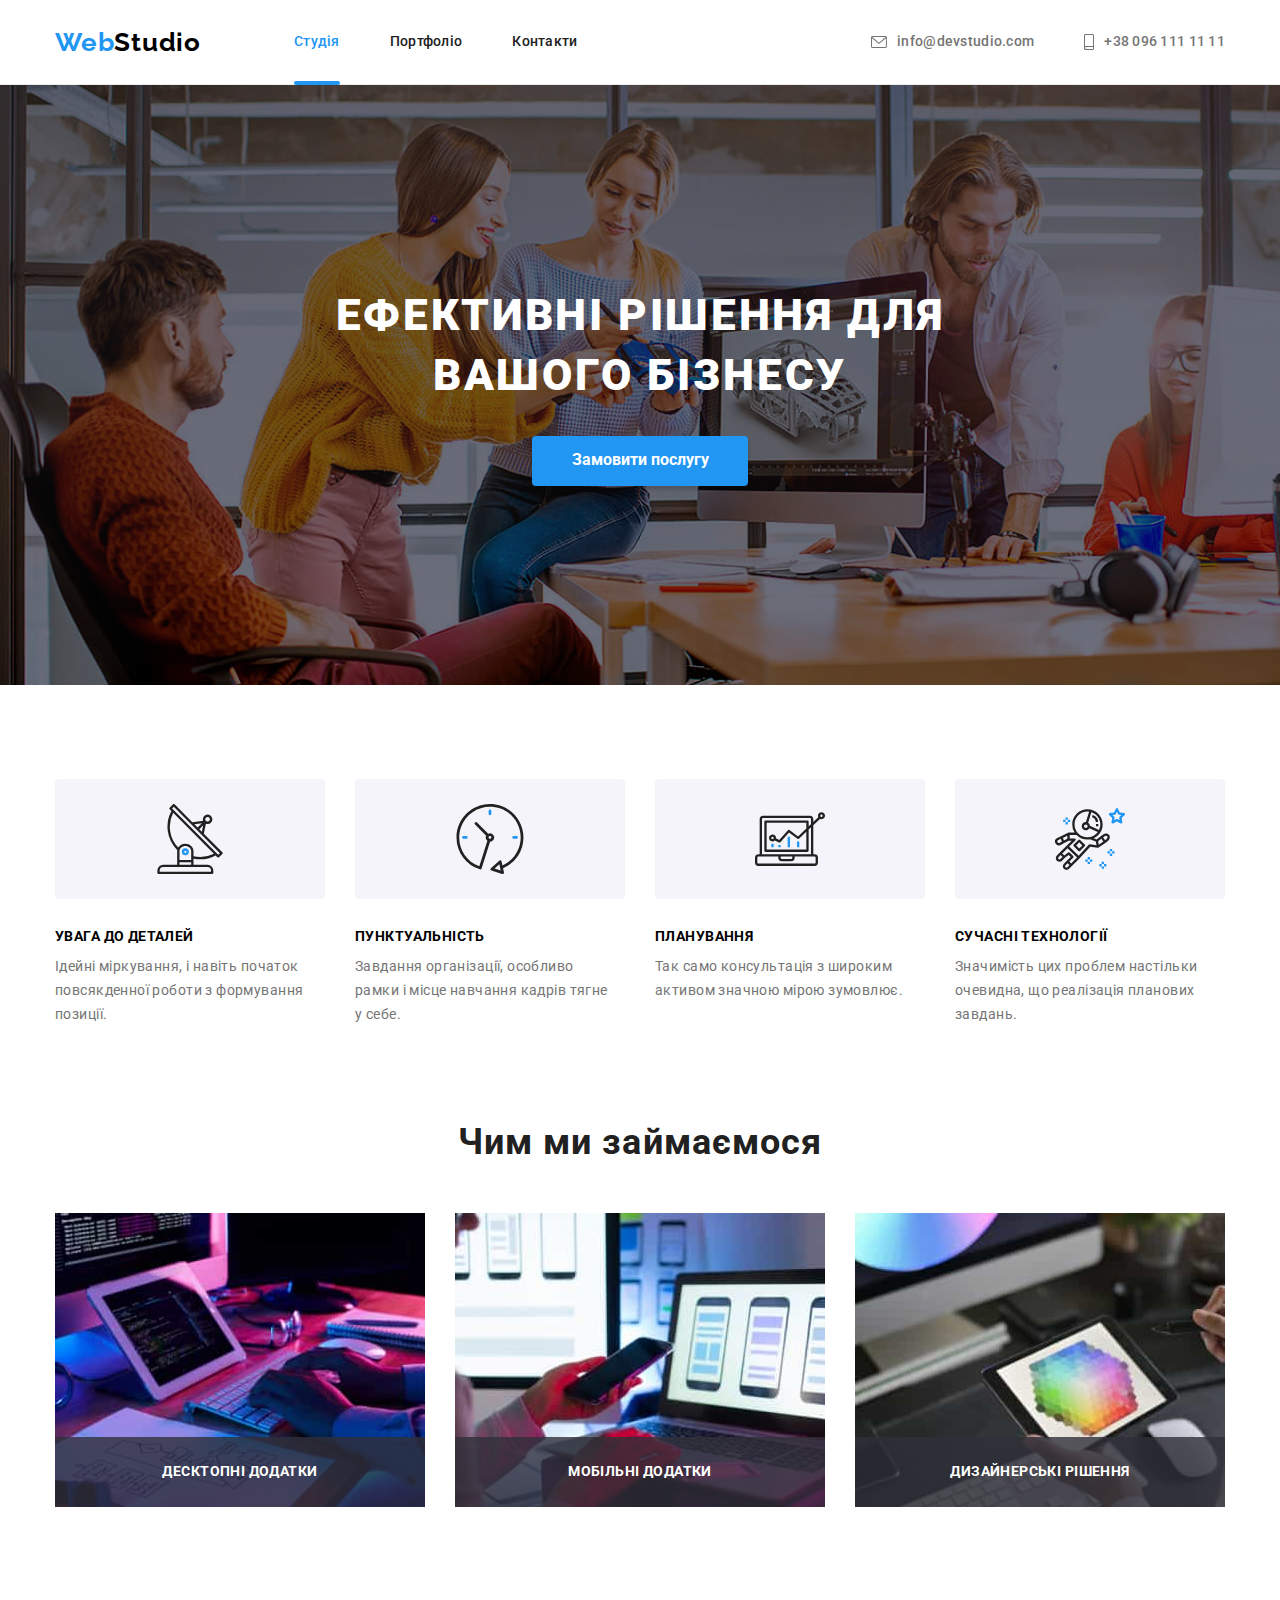
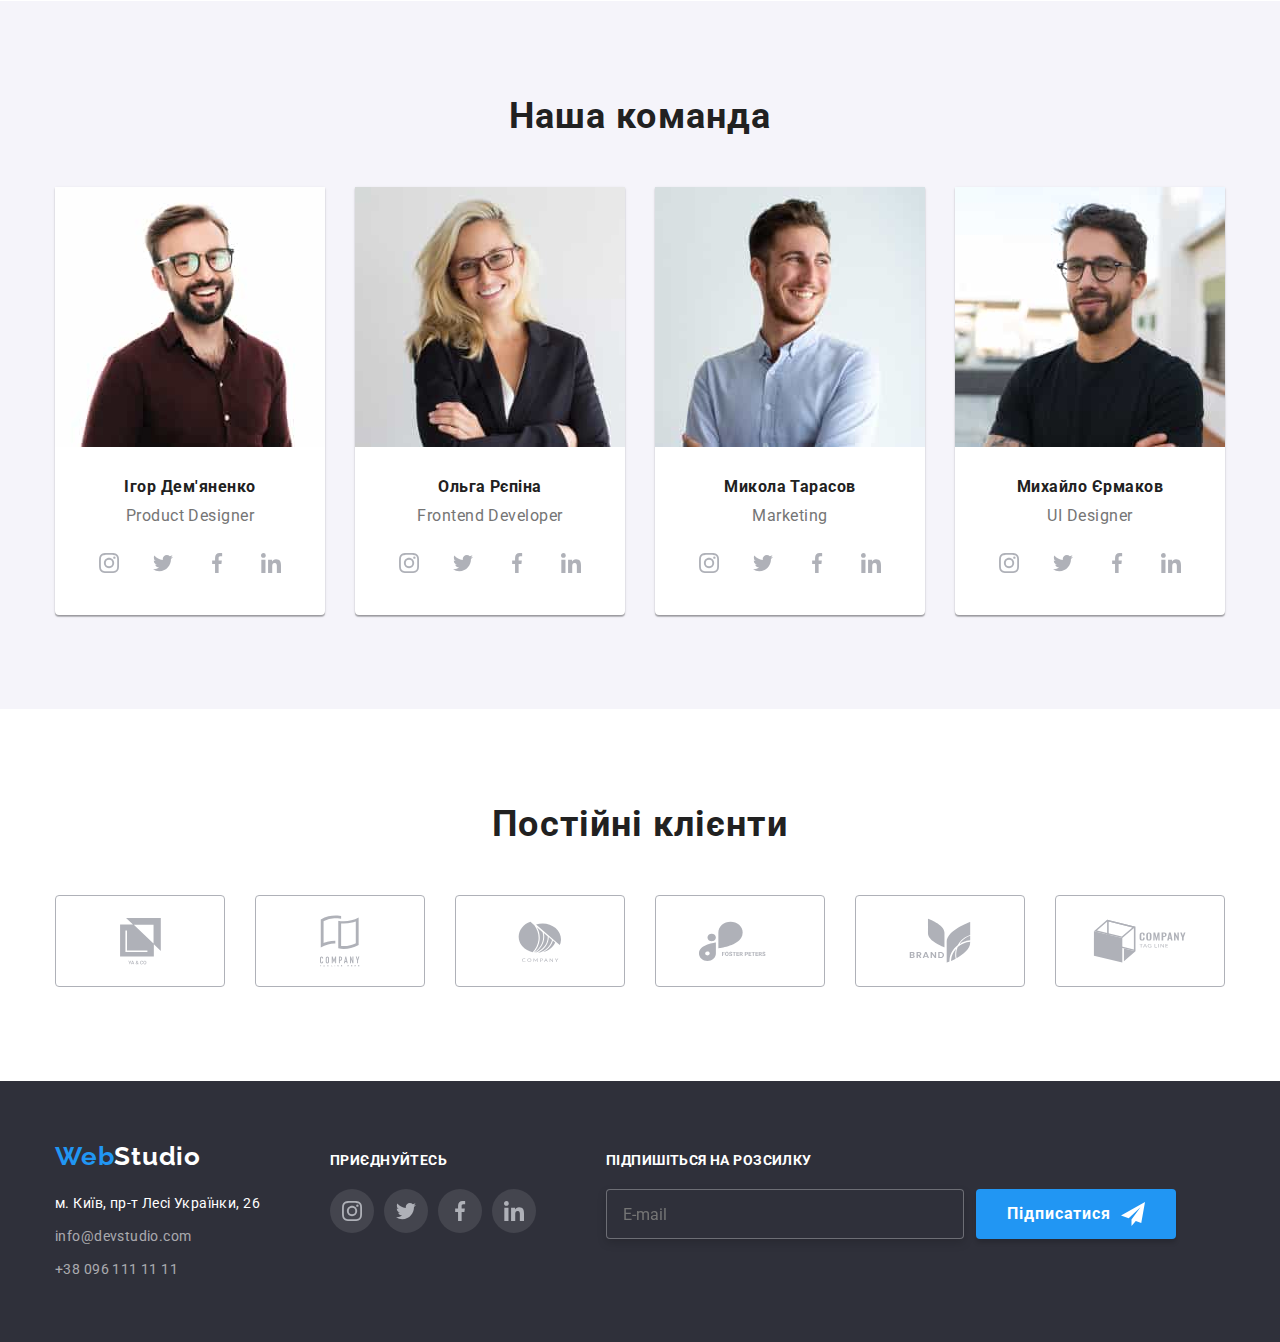
<file: index.html>
<!DOCTYPE html>
<html lang="uk">
  <head>
    <meta charset="UTF-8" />
    <meta http-equiv="X-UA-Compatible" content="IE=edge" />
    <meta name="viewport" content="width=device-width, initial-scale=1.0" />
    <title>Студія</title>
    <link rel="preconnect" href="https://fonts.googleapis.com" />
    <link rel="preconnect" href="https://fonts.gstatic.com" crossorigin />
    <link
      href="https://fonts.googleapis.com/css2?family=Montserrat:wght@400;700&family=Roboto:wght@500;700;900&family=Raleway:wght@700&display=swap"
      rel="stylesheet"
    />
    <link
      rel="stylesheet"
      href="https://cdnjs.cloudflare.com/ajax/libs/modern-normalize/1.0.0/modern-normalize.min.css"
    />
    <link rel="stylesheet" href="css/styles.css" />
  </head>
  <body>
    <header>
      <!--Логотип-->
      <div class="container">
        <div class="header-items">
          <a href="/" class="logo text-decoration-none"
            ><span class="web">Web</span><span class="studio">Studio</span></a
          >
          <nav class="navclass">
            <ul>
              <li>
                <a
                  href="index.html"
                  class="index-link active text-decoration-none"
                  >Студія</a
                >
              </li>
              <li>
                <a
                  href="portfolio.html"
                  class="portfolio-link text-decoration-none"
                  >Портфоліо</a
                >
              </li>
              <li>
                <a href="index.html" class="contacts-link text-decoration-none"
                  >Контакти</a
                >
              </li>
            </ul>
          </nav>
          <ul class="links">
            <li>
              <a
                class="links-mail text-decoration-none"
                href="mailto:info@devstudio.com"
              >
                <svg
                  class="icon-mail"
                  width="16"
                  height="12"
                >
                  <use href="./icons/icons.svg#icon-mail"></use>
                </svg>
                info@devstudio.com</a
              >
            </li>
            <li>
              <a class="links-tel text-decoration-none" href="tel+380"
                ><svg class="icon-smartphone" width="10" height="16">
                  <use href="./icons/icons.svg#icon-smartphone"></use>
                </svg>
                +38 096 111 11 11</a
              >
            </li>
          </ul>
        </div>
      </div>
    </header>
    <main>
      <section class="section_order">
        <div class="container">
          <h1 class="effect">Ефективні рішення для вашого бізнесу</h1>

          <button class="button-nottub" type="button" data-modal-open >Замовити послугу</button>
        </div>
      </section>

      <!--Особливості-->
      <section class="feature">
        <div class="container">
          <h2 class="visually-hidden">Особливості</h2>
          <ul class="speciffic">
            <li>
              <div class="speciffic-hero">
                <svg width="70" height="70">
                  <use href="./icons/icons.svg#icon-antenna"></use>
                </svg>
              </div>
              <h3 class="advantage">Увага до деталей</h3>
              <p class="description">
                Ідейні міркування, і навіть початок повсякденної роботи з
                формування позиції.
              </p>
            </li>
            <li>
              <div class="speciffic-hero">
                <svg width="70" height="70">
                  <use href="./icons/icons.svg#icon-clock"></use>
                </svg>
              </div>
              <h3 class="advantage">Пунктуальність</h3>
              <p class="description">
                Завдання організації, особливо рамки і місце навчання кадрів
                тягне у себе.
              </p>
            </li>
            <li>
              <div class="speciffic-hero">
                <svg width="70" height="70">
                  <use href="./icons/icons.svg#icon-diagram"></use>
                </svg>
              </div>
              <h3 class="advantage">Планування</h3>
              <p class="description">
                Так само консультація з широким активом значною мірою зумовлює.
              </p>
            </li>
            <li>
              <div class="speciffic-hero">
                <svg width="70" height="70">
                  <use href="./icons/icons.svg#icon-astronaut"></use>
                </svg>
              </div>
              <h3 class="advantage">Сучасні Технології</h3>
              <p class="description">
                Значимість цих проблем настільки очевидна, що реалізація
                планових завдань.
              </p>
            </li>
          </ul>
        </div>
      </section>
      <!-- Секція фото -->
      <section class="works">
        <div class="container">
          <h2 class="demonstration">Чим ми займаємося</h2>
          <ul class="whatwearedoing">
            <li>
              <img
                src="images/box1.jpg"
                alt="людина працює на компьютері"
                width="370"
                height="294"
              />
              <div class="whatwearedoing-overlay">
                <p>Десктопні додатки</p>
              </div>
            </li>
            <li>
              <img
                src="images/box2.jpg"
                alt="людина працює на компьютері і смартфоні"
                width="370"
                height="294"
              />
              <div class="whatwearedoing-overlay">
                <p>Мобільні додатки</p>
              </div>
            </li>
            <li>
              <img
                src="images/box3.jpg"
                alt="людина працює на планшеті"
                width="370"
                height="294"
              />
              <div class="whatwearedoing-overlay">
                <p>Дизайнерські рішення</p>
              </div>
            </li>
          </ul>
        </div>
      </section>

      <!--Команда-->

      <section class="names">
        <div class="container">
          <h2 class="our-team">Наша команда</h2>
          <ul class="cards">
            <li class="card">
              <img
                src="./images/igor.jpg"
                alt="фото чоловіка"
                width="270"
                height="260"
              />
              <div class="names-and-jobs">
                <h3 class="name">Ігор Дем'яненко</h3>
                <p class="jobs">Product Designer</p>
                <ul class="soc-links">
                  <li>
                    <a class="soc-links-buttons" href="/"><svg class="soc-links-logos" width="20" height="20">
                      <use href="./icons/icons.svg#icon-instagram"></use>
                    </svg></a>
                  </li>
                  <li>
                    <a class="soc-links-buttons" href="/"><svg class="soc-links-logos" width="20" height="20">
                      <use href="./icons/icons.svg#icon-twitter"></use>
                    </svg></a>
                  </li>
                  <li>
                    <a class="soc-links-buttons" href="/"><svg class="soc-links-logos" width="20" height="20">
                      <use href="./icons/icons.svg#icon-facebook"></use>
                    </svg></a>
                  </li>
                  <li>
                    <a class="soc-links-buttons" href="/"><svg class="soc-links-logos" width="20" height="20">
                      <use href="./icons/icons.svg#icon-linkedin"></use>
                    </svg></a>
                  </li>
                </ul>
              </div>
            </li>
            <li class="card">
              <img
                src="./images/olga.jpg"
                alt="фото жінки"
                width="270"
                height="260"
              />
              <div class="names-and-jobs">
                <h3 class="name">Ольга Рєпіна</h3>
                <p class="jobs">Frontend Developer</p>
                <ul class="soc-links">
                  <li>
                    <a class="soc-links-buttons" href="/"><svg class="soc-links-logos" width="20" height="20">
                      <use href="./icons/icons.svg#icon-instagram"></use>
                    </svg></a>
                  </li>
                  <li>
                    <a class="soc-links-buttons" href="/"><svg class="soc-links-logos" width="20" height="20">
                      <use href="./icons/icons.svg#icon-twitter"></use>
                    </svg></a>
                  </li>
                  <li>
                    <a class="soc-links-buttons" href="/"><svg class="soc-links-logos" width="20" height="20">
                      <use href="./icons/icons.svg#icon-facebook"></use>
                    </svg></a>
                  </li>
                  <li>
                    <a class="soc-links-buttons" href="/"><svg class="soc-links-logos" width="20" height="20">
                      <use href="./icons/icons.svg#icon-linkedin"></use>
                    </svg></a>
                  </li>
                </ul>
              </div>
            </li>
            <li class="card">
              <img
                src="./images/mykola.jpg"
                alt="фото чоловіка"
                width="270"
                height="260"
              />
              <div class="names-and-jobs">
                <h3 class="name">Микола Тарасов</h3>
                <p class="jobs">Marketing</p>
                <ul class="soc-links">
                  <li>
                    <a class="soc-links-buttons" href="/"><svg class="soc-links-logos" width="20" height="20">
                      <use href="./icons/icons.svg#icon-instagram"></use>
                    </svg></a>
                  </li>
                  <li>
                    <a class="soc-links-buttons" href="/"><svg class="soc-links-logos" width="20" height="20">
                      <use href="./icons/icons.svg#icon-twitter"></use>
                    </svg></a>
                  </li>
                  <li>
                    <a class="soc-links-buttons" href="/"><svg class="soc-links-logos" width="20" height="20">
                      <use href="./icons/icons.svg#icon-facebook"></use>
                    </svg></a>
                  </li>
                  <li>
                    <a class="soc-links-buttons" href="/"><svg class="soc-links-logos" width="20" height="20">
                      <use href="./icons/icons.svg#icon-linkedin"></use>
                    </svg></a>
                  </li>
                </ul>
              </div>
            </li>
            <li class="card">
              <img
                src="./images/myhaylo.jpg"
                alt="фото чоловіка"
                width="270"
                height="260"
              />
              <div class="names-and-jobs">
                <h3 class="name">Михайло Єрмаков</h3>
                <p class="jobs">UI Designer</p>
                <ul class="soc-links">
                  <li>
                    <a class="soc-links-buttons" href="/"><svg class="soc-links-logos" width="20" height="20">
                      <use href="./icons/icons.svg#icon-instagram"></use>
                    </svg></a>
                  </li>
                  <li>
                    <a class="soc-links-buttons" href="/"><svg class="soc-links-logos" width="20" height="20">
                      <use href="./icons/icons.svg#icon-twitter"></use>
                    </svg></a>
                  </li>
                  <li>
                    <a class="soc-links-buttons" href="/"><svg class="soc-links-logos" width="20" height="20">
                      <use href="./icons/icons.svg#icon-facebook"></use>
                    </svg></a>
                  </li>
                  <li>
                    <a class="soc-links-buttons" href="/"><svg class="soc-links-logos" width="20" height="20">
                      <use href="./icons/icons.svg#icon-linkedin"></use>
                    </svg></a>
                  </li>
                </ul>
              </div>
            </li>
          </ul>
        </div>
      </section>
      <section class="our-clients">
        <div class="container">
          <h1 class="our-clients-text">Постійні клієнти</h1>
          <ul class="our-clients-cards">
            <li class="our-clients-card">
              <a href="/" class="our-clients-logo-div">
                <svg class="our-clients-logo logo-1">
                  <use href="./icons/icons.svg#icon-group"></use>
                </svg>
              </a>
            </li>
            <li class="our-clients-card">
              <a href="/" class="our-clients-logo-div">
                <svg class="our-clients-logo logo-2">
                  <use href="./icons/icons.svg#icon-group-1"></use>
                </svg>
              </a>
            </li>
            <li class="our-clients-card">
              <a href="/" class="our-clients-logo-div">
                <svg class="our-clients-logo logo-3">
                  <use href="./icons/icons.svg#icon-Object"></use>
                </svg>
              </a>
            </li>
            <li class="our-clients-card">
              <a href="/" class="our-clients-logo-div">
                <svg class="our-clients-logo logo-4">
                  <use href="./icons/icons.svg#icon-group-2"></use>
                </svg>
              </a>
            </li>
            <li class="our-clients-card">
              <a href="/" class="our-clients-logo-div">
                <svg class="our-clients-logo logo-5">
                  <use href="./icons/icons.svg#icon-group-3"></use>
                </svg>
              </a>
            </li>
            <li class="our-clients-card">
              <a href="/" class="our-clients-logo-div">
                <svg class="our-clients-logo logo-6">
                  <use href="./icons/icons.svg#icon-group-4"></use>
                </svg>
              </a>
            </li>
          </ul>
        </div>
      </section>
    </main>

    <footer>
      <!--Підвал-->
      <div class="container">
        <div class="footer-container">
        <div>
            <div class="footer-logo">
              <a href="/" class="logo text-decoration-none">
                <span class="web">Web</span
                ><span class="studio-footer">Studio</span>
              </a>
            </div>

            <address class="footer-address footer-info">
                <div class="map-location">
                  <a 
                    class="location text-decoration-none"
                    href="https://goo.gl/maps/7kxBD52CgUuhiN939"
                    target="_blank"
                    rel="noopener nofollow noreferrer"
                    >м. Київ, пр-т Лесі Українки, 26</a
                  >
                </div>
                <div class="footer-link">
                  <a
                    class="footer-links-mail text-decoration-none"
                    href="mailto:info@devstudio.com"
                    >info@devstudio.com</a
                  >
                </div>
                <div>
                  <a
                    class="footer-links-tel text-decoration-none"
                    href="tel+380"
                  >
                    +38 096 111 11 11</a
                  >
                </div>
            </address>
          </div>
          <div class="footer-gap-div">
            <p class="footer-text">приєднуйтесь</p>
            <ul class="soc-links">
              <li>
                <a class="soc-links-buttons" href="/"><svg class="soc-links-logos" width="20" height="20">
                  <use href="./icons/icons.svg#icon-instagram"></use>
                </svg></a>
              </li>
              <li>
                <a class="soc-links-buttons" href="/"><svg class="soc-links-logos" width="20" height="20">
                  <use href="./icons/icons.svg#icon-twitter"></use>
                </svg></a>
              </li>
              <li>
                <a class="soc-links-buttons" href="/"><svg class="soc-links-logos" width="20" height="20">
                  <use href="./icons/icons.svg#icon-facebook"></use>
                </svg></a>
              </li>
              <li>
                <a class="soc-links-buttons" href="/"><svg class="soc-links-logos" width="20" height="20">
                  <use href="./icons/icons.svg#icon-linkedin"></use>
                </svg></a>
              </li>
            </ul>
          </div>
          <div class="footer-gap-div">
            <p class="footer-text">Підпишіться на розсилку</p>
            <form class="subscribe_form" name="subscribe_form">
              <input id="email" name="email" type="email" placeholder="E-mail" />
              <button class="footer-subscribe-button" type="submit">Підписатися
                <svg class="footer-telegram-icon" width="24" height="24">
                  <use href="./icons/icons.svg#icon-telegram"></use>
                </svg>
              </button>
            </form>
          </div>
      </div>
    </div>
    </footer>
    <div class="backdrop is-hidden" data-modal>
      <div class="modal">
        <button class="modal-button-close" type="button" data-modal-close><svg width="11" height="11"><use href="./icons/icons.svg#icon-x"></use></svg></button>
        <span class="modal-first-text">Залиште свої дані, ми вам передзвонимо</span>
        <form>
          <label class="modal-labels">
            <span class="modal-before-info">Ім'я</span>
            <div class="modal-form-div">
            <input class="modal-input-class" name="modal-form-name" />
          <svg class="modal-form-input-icons" width="18" height="18">
            <use href="./icons/icons.svg#icon-person-black"></use>
          </svg>
        </div>
          </label>

          <label class="modal-labels">
            <span class="modal-before-info">Телефон</span>
            <div class="modal-form-div">
            <input class="modal-input-class" type="tel" name="modal-form-tel" />
          <svg class="modal-form-input-icons" width="18" height="18">
            <use href="./icons/icons.svg#icon-phone-black"></use>
          </svg>
            </div>
          </label>
          
          <label class="modal-labels">
            <span class="modal-before-info">Пошта</span>
            <div class="modal-form-div">
            <input class="modal-input-class" type="email" name="modal-form-email" />
          <svg class="modal-form-input-icons" width="18" height="18">
            <use href="./icons/icons.svg#icon-email-black"></use>
          </svg>
          </div>
          </label>

          <label id="modal-label-comment">
            <span class="modal-before-info">Коментар</span>
            <textarea name="modal-form-comment" rows="5" placeholder="Введіть текст">
            </textarea>
          </label>

          <label id="modal-label-checkbox">
          <div class="modal-div-checkbox">
            <input type="checkbox" name="modal-form-checkbox-accept" value="modal-form-checkbox-accept" />
            <span class="modal-span-checkbox"></span>
            Погоджуюся з розсилкою та приймаю <a href="/">Умови договору</a>
          </div>
          </label>
          
            <button class="modal-button-submit" type="submit">Відправити</button>
        </form>
      </div>
    </div>
    <script src="./js/modal.js"></script>
  </body>
</html>
</file>
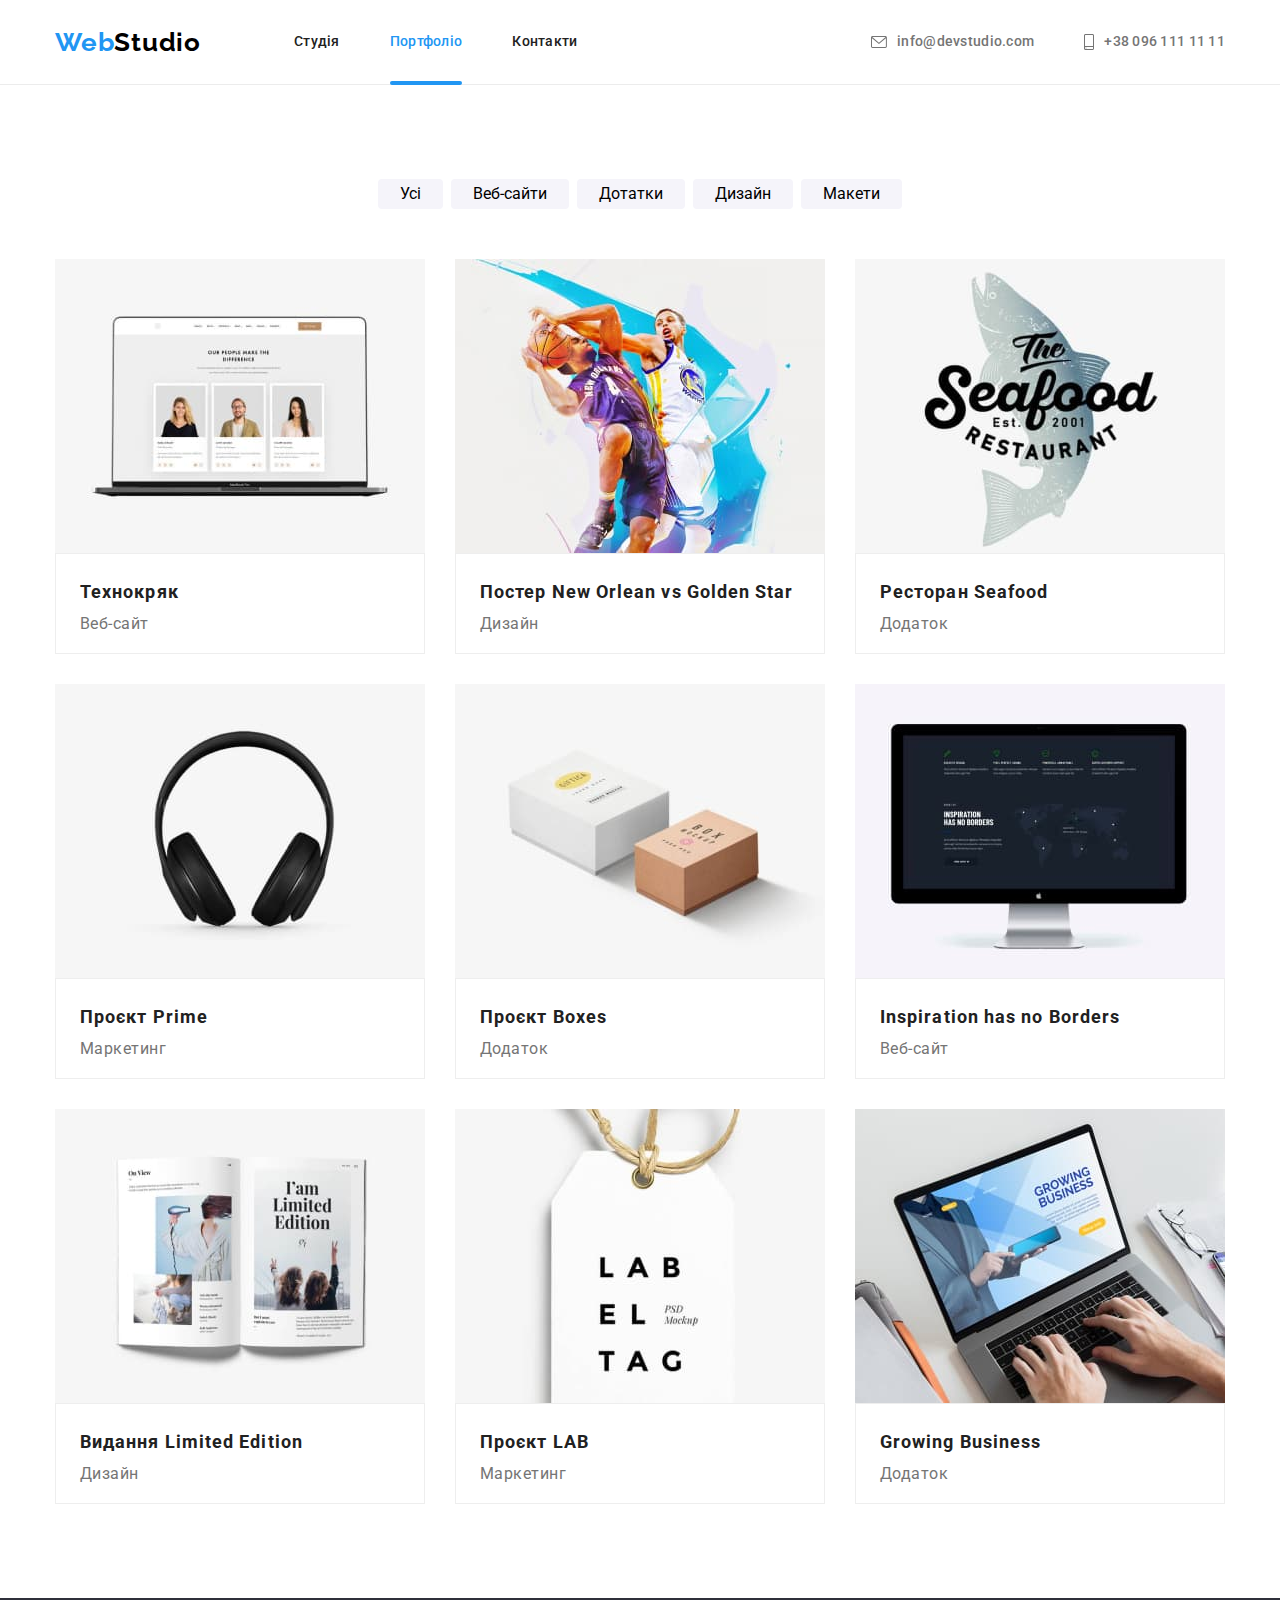
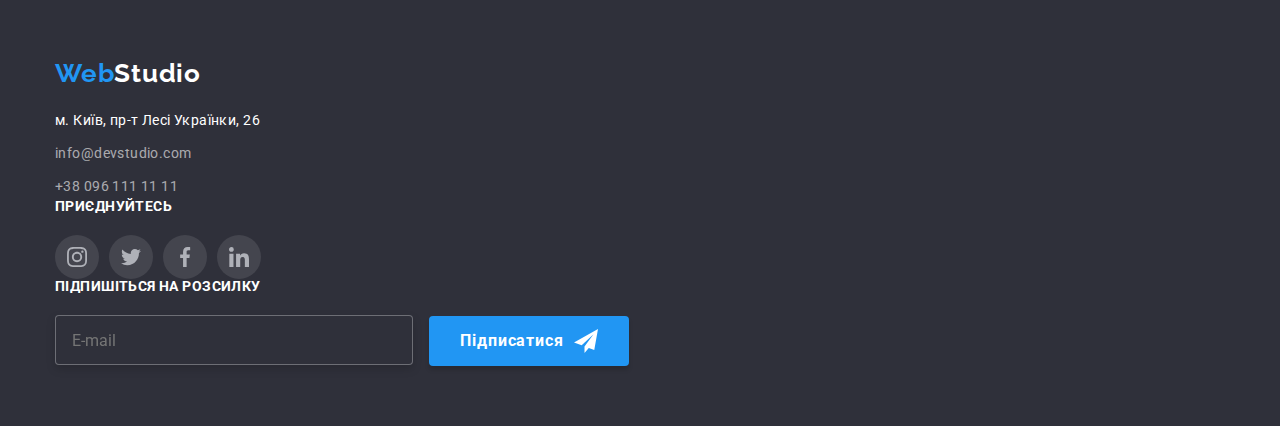
<file: portfolio.html>
<!DOCTYPE html>
<html lang="uk">
  <head>
    <meta charset="UTF-8" />
    <meta http-equiv="X-UA-Compatible" content="IE=edge" />
    <meta name="viewport" content="width=device-width, initial-scale=1.0" />
    <title>Портфоліо</title>
    <link rel="preconnect" href="https://fonts.googleapis.com" />
    <link rel="preconnect" href="https://fonts.gstatic.com" crossorigin />
    <link
      href="https://fonts.googleapis.com/css2?family=Montserrat:wght@400;700&family=Roboto:wght@500;700;900&family=Raleway:wght@700&display=swap"
      rel="stylesheet"
    />
    <link
      rel="stylesheet"
      href="https://cdnjs.cloudflare.com/ajax/libs/modern-normalize/1.0.0/modern-normalize.min.css"
    />
    <link rel="stylesheet" href="css/styles.css" />
  </head>

  <body>
    <header>
      <!--Логотип-->
      <div class="container">
        <div class="header-items">
          <a href="/" class="logo text-decoration-none"
            ><span class="web">Web</span><span class="studio">Studio</span></a
          >
          <nav class="navclass">
            <ul>
              <li>
                <a href="index.html" class="index-link text-decoration-none"
                  >Студія</a
                >
              </li>
              <li>
                <a
                  href="portfolio.html"
                  class="portfolio-link active text-decoration-none"
                  >Портфоліо</a
                >
              </li>
              <li>
                <a href="/" class="contacts-link text-decoration-none"
                  >Контакти</a
                >
              </li>
            </ul>
          </nav>
          <ul class="links">
            <li>
              <a
                class="links-mail text-decoration-none"
                href="mailto:info@devstudio.com"
              >
                <svg class="icon-mail" width="16" height="12">
                  <use href="./icons/icons.svg#icon-mail"></use>
                </svg>
                info@devstudio.com</a
              >
            </li>
            <li>
              <a class="links-tel text-decoration-none" href="tel+380"
                ><svg class="icon-smartphone" width="10" height="16">
                  <use href="./icons/icons.svg#icon-smartphone"></use>
                </svg>
                +38 096 111 11 11</a
              >
            </li>
          </ul>
        </div>
      </div>
    </header>
    <main>
      <!--main-->
      <section class="main-content">
        <div class="container">
          <h2 class="visually-hidden">Проєкти</h2>
          <ul class="main-filters">
            <li><button type="button" class="main-button">Усi</button></li>
            <li>
              <button type="button" class="main-button">Веб-сайти</button>
            </li>
            <li><button type="button" class="main-button">Дотатки</button></li>
            <li><button type="button" class="main-button">Дизайн</button></li>
            <li><button type="button" class="main-button">Макети</button></li>
          </ul>
          <ul class="examples">
            <li>
              <a class="examples-link text-decoration-none" href="/">
                <div class="examples-img">
                  <img src="./images/img1.jpg" alt="вебсайт" />
                  <div class="examples-overlay">
                    <p>
                      Ресурс пропонує комплексні пропозиції з різним рівнем
                      функціоналу та сервісів. Все це дозволить відвідувачу
                      отримати вичерпні відомості про компанію чи приватну
                      особу.
                    </p>
                  </div>
                </div>
                <div class="examples-info">
                  <h2>Технокряк</h2>
                  <p>Веб-сайт</p>
                </div>
              </a>
            </li>
            <li>
              <a class="examples-link text-decoration-none" href="/">
                <div class="examples-img">
                  <img src="./images/img2.jpg" alt="постер" />
                  <div class="examples-overlay">
                    <p>
                      Ресурс пропонує комплексні пропозиції з різним рівнем
                      функціоналу та сервісів. Все це дозволить відвідувачу
                      отримати вичерпні відомості про компанію чи приватну
                      особу.
                    </p>
                  </div>
                </div>
                <div class="examples-info">
                  <h2>Постер New Orlean vs Golden Star</h2>
                  <p>Дизайн</p>
                </div>
              </a>
            </li>
            <li>
              <a class="examples-link text-decoration-none" href="/">
                <div class="examples-img">
                  <img src="./images/img3.jpg" alt="лейба" />
                  <div class="examples-overlay">
                    <p>
                      Ресурс пропонує комплексні пропозиції з різним рівнем
                      функціоналу та сервісів. Все це дозволить відвідувачу
                      отримати вичерпні відомості про компанію чи приватну
                      особу.
                    </p>
                  </div>
                </div>
                <div class="examples-info">
                  <h2>Ресторан Seafood</h2>
                  <p>Додаток</p>
                </div>
              </a>
            </li>
            <li>
              <a class="examples-link text-decoration-none" href="/">
                <div class="examples-img">
                  <img src="./images/img4.jpg" alt="навушники" />
                  <div class="examples-overlay">
                    <p>
                      Ресурс пропонує комплексні пропозиції з різним рівнем
                      функціоналу та сервісів. Все це дозволить відвідувачу
                      отримати вичерпні відомості про компанію чи приватну
                      особу.
                    </p>
                  </div>
                </div>
                <div class="examples-info">
                  <h2>Проєкт Prime</h2>
                  <p>Маркетинг</p>
                </div>
              </a>
            </li>
            <li>
              <a class="examples-link text-decoration-none" href="/">
                <div class="examples-img">
                  <img src="./images/img5.jpg" alt="дві коробки " />
                  <div class="examples-overlay">
                    <p>
                      Ресурс пропонує комплексні пропозиції з різним рівнем
                      функціоналу та сервісів. Все це дозволить відвідувачу
                      отримати вичерпні відомості про компанію чи приватну
                      особу.
                    </p>
                  </div>
                </div>
                <div class="examples-info">
                  <h2>Проєкт Boxes</h2>
                  <p>Додаток</p>
                </div>
              </a>
            </li>
            <li>
              <a class="examples-link text-decoration-none" href="/">
                <div class="examples-img">
                  <img src="./images/img6.jpg" alt="монітор" />
                  <div class="examples-overlay">
                    <p>
                      Ресурс пропонує комплексні пропозиції з різним рівнем
                      функціоналу та сервісів. Все це дозволить відвідувачу
                      отримати вичерпні відомості про компанію чи приватну
                      особу.
                    </p>
                  </div>
                </div>
                <div class="examples-info">
                  <h2>Inspiration has no Borders</h2>
                  <p>Веб-сайт</p>
                </div>
              </a>
            </li>
            <li>
              <a class="examples-link text-decoration-none" href="/">
                <div class="examples-img">
                  <img src="./images/img7.jpg" alt="книга" />
                  <div class="examples-overlay">
                    <p>
                      Ресурс пропонує комплексні пропозиції з різним рівнем
                      функціоналу та сервісів. Все це дозволить відвідувачу
                      отримати вичерпні відомості про компанію чи приватну
                      особу.
                    </p>
                  </div>
                </div>
                <div class="examples-info">
                  <h2>Видання Limited Edition</h2>
                  <p>Дизайн</p>
                </div>
              </a>
            </li>
            <li>
              <a class="examples-link text-decoration-none" href="/">
                <div class="examples-img">
                  <img src="./images/img8.jpg" alt="лейба" />
                  <div class="examples-overlay">
                    <p>
                      Ресурс пропонує комплексні пропозиції з різним рівнем
                      функціоналу та сервісів. Все це дозволить відвідувачу
                      отримати вичерпні відомості про компанію чи приватну
                      особу.
                    </p>
                  </div>
                </div>
                <div class="examples-info">
                  <h2>Проєкт LAB</h2>
                  <p>Маркетинг</p>
                </div>
              </a>
            </li>
            <li>
              <a class="examples-link text-decoration-none" href="/">
                <div class="examples-img">
                  <img src="./images/img9.jpg" alt="ноутбук" />
                  <div class="examples-overlay">
                    <p>
                      Ресурс пропонує комплексні пропозиції з різним рівнем
                      функціоналу та сервісів. Все це дозволить відвідувачу
                      отримати вичерпні відомості про компанію чи приватну
                      особу.
                    </p>
                  </div>
                </div>
                <div class="examples-info">
                  <h2>Growing Business</h2>
                  <p>Додаток</p>
                </div>
              </a>
            </li>
          </ul>
        </div>
      </section>
    </main>
    <footer>
      <!--Підвал-->
      <div class="container">
        <ul class="footer-ul">
          <li>
            <div class="footer-logo">
              <a href="/" class="logo text-decoration-none">
                <span class="web">Web</span
                ><span class="studio-footer">Studio</span>
              </a>
            </div>

            <address class="footer-address">
              <ul class="footer-info">
                <li class="map-location">
                  <a 
                    class="location text-decoration-none"
                    href="https://goo.gl/maps/7kxBD52CgUuhiN939"
                    target="_blank"
                    rel="noopener nofollow noreferrer"
                    >м. Київ, пр-т Лесі Українки, 26</a
                  >
                </li>
                <li class="footer-link">
                  <a
                    class="footer-links-mail text-decoration-none"
                    href="mailto:info@devstudio.com"
                    >info@devstudio.com</a
                  >
                </li>
                <li>
                  <a
                    class="footer-links-tel text-decoration-none"
                    href="tel+380"
                  >
                    +38 096 111 11 11</a
                  >
                </li>
              </ul>
            </address>
          </li>
          <li>
            <h3 class="footer-text">приєднуйтесь</h3>
            <ul class="soc-links">
              <li>
                <a class="soc-links-buttons" href="/"><svg class="soc-links-logos" width="20" height="20">
                  <use href="./icons/icons.svg#icon-instagram"></use>
                </svg></a>
              </li>
              <li>
                <a class="soc-links-buttons" href="/"><svg class="soc-links-logos" width="20" height="20">
                  <use href="./icons/icons.svg#icon-twitter"></use>
                </svg></a>
              </li>
              <li>
                <a class="soc-links-buttons" href="/"><svg class="soc-links-logos" width="20" height="20">
                  <use href="./icons/icons.svg#icon-facebook"></use>
                </svg></a>
              </li>
              <li>
                <a class="soc-links-buttons" href="/"><svg class="soc-links-logos" width="20" height="20">
                  <use href="./icons/icons.svg#icon-linkedin"></use>
                </svg></a>
              </li>
            </ul>
          </li>
          <li>
            <h3 class="footer-text">Підпишіться на розсилку</h3>
            <form name="subscribe_form">
              <label for="email"></label>
              <input id="email" type="email" placeholder="E-mail"></input>
              <button class="footer-subscribe-button" type="submit">Підписатися
                <svg class="footer-telegram-icon" width="24" height="24">
                  <use href="./icons/icons.svg#icon-telegram"></use>
                </svg>
              </button>
            </form>
          </li>
        </ul>
      </div>
    </footer>
  </body>
</html>
</file>
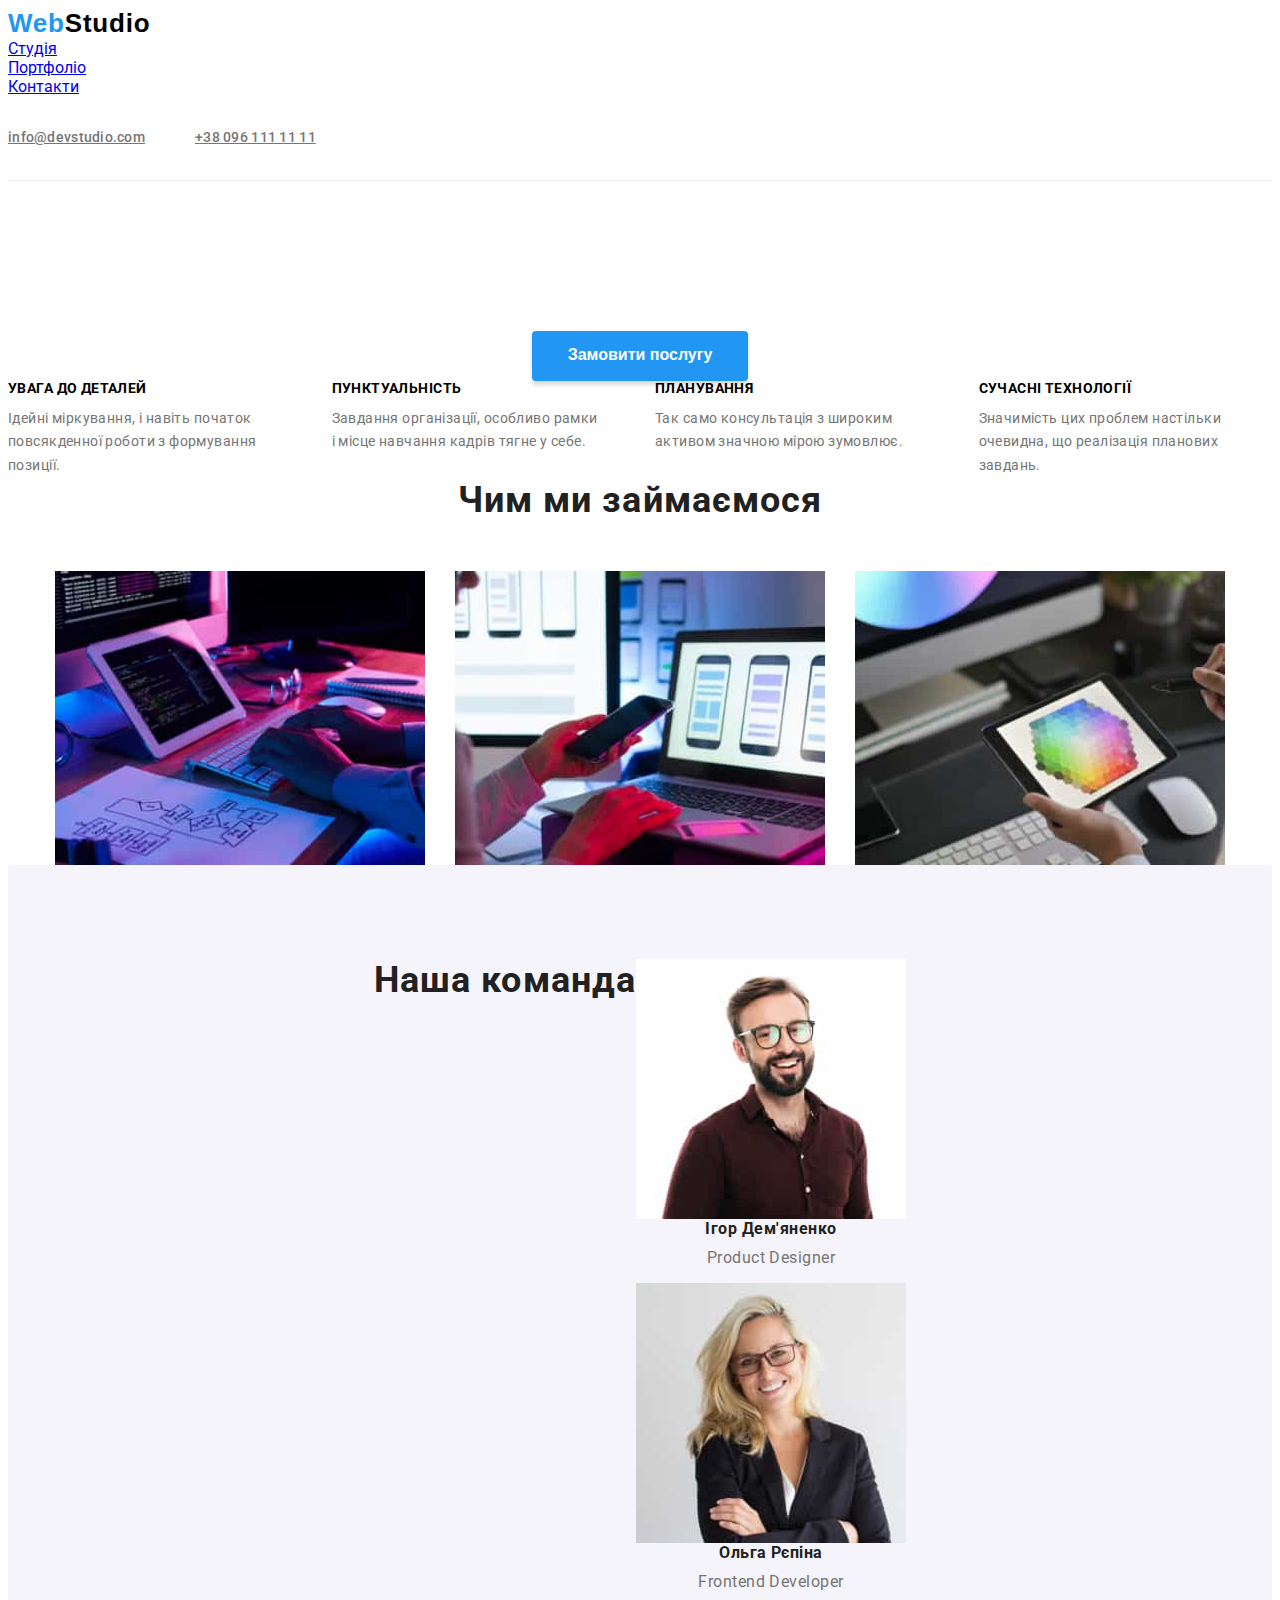
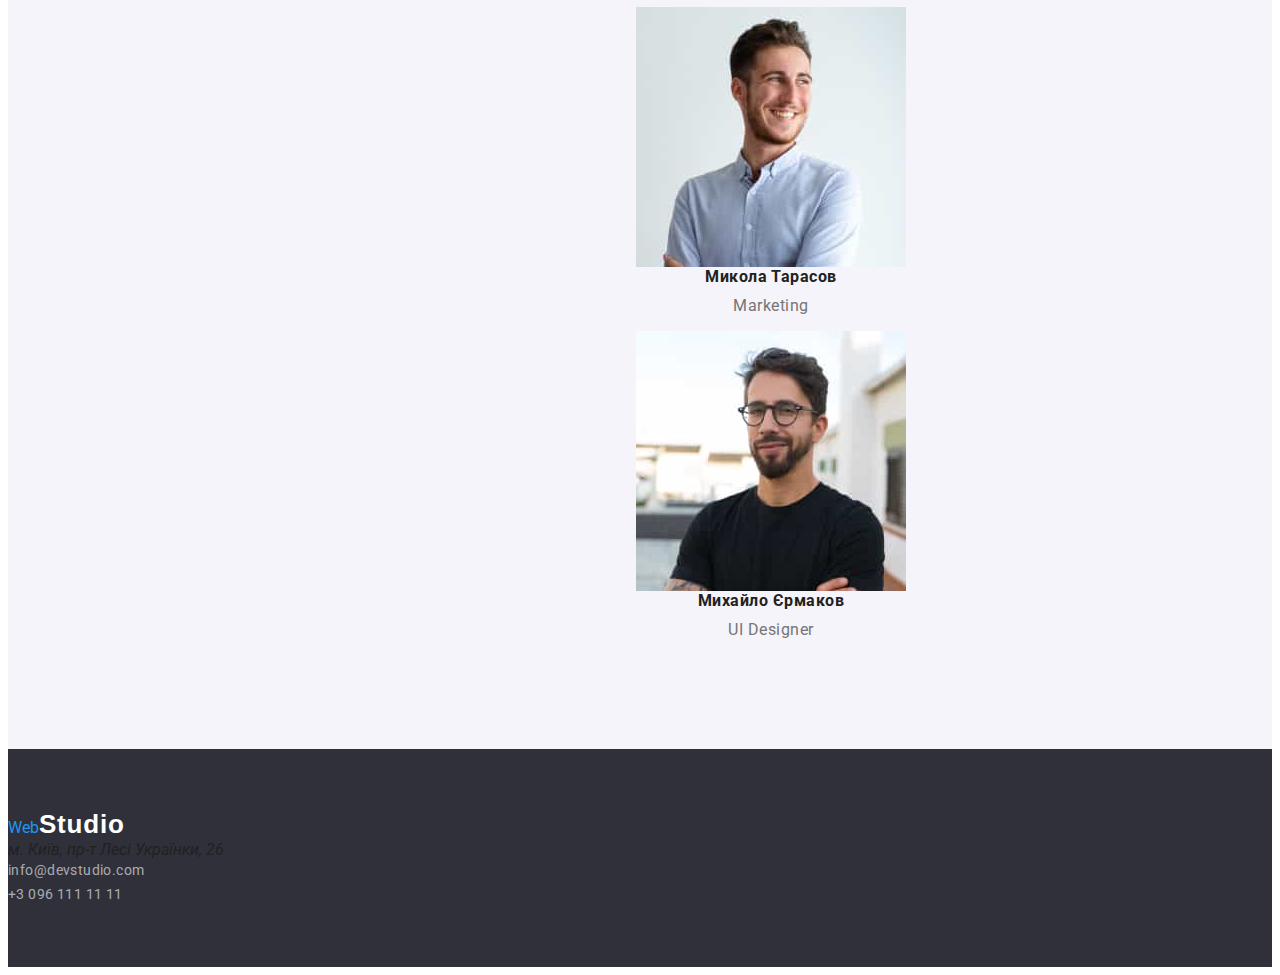
<file: studio.html>
<!DOCTYPE html>
<html lang="uk">
  <head>
    <meta charset="UTF-8" />
    <meta http-equiv="X-UA-Compatible" content="IE=edge" />
    <meta name="viewport" content="width=device-width, initial-scale=1.0" />
    <title>Портфоліо</title>
    <link rel="preconnect" href="https://fonts.googleapis.com" />
    <link rel="preconnect" href="https://fonts.gstatic.com" crossorigin />
    <link
      href="https://fonts.googleapis.com/css2?family=Montserrat:wght@400;700&family=Roboto:wght@500;700;900&display=swap"
      rel="stylesheet"
    />
    <link rel="stylesheet" href="css/styles.css" />
  </head>
  <body>
    <!--main-->
    <section class="main">
      <header>
        <!--Логотип-->
        <div class="logo"><span class="web">Web</span><span class="studio">Studio</span></div>
        <ul class="ulclass">
          <li class="li1"><a href="studio.html" class="studio-li">Студія</a></li>
          <li class="li1"><a href="portfolio.html" class="portfolio">Портфоліо</a></li>
          <li class="li1"><a href="/" class="contacts">Контакти</a></li>
        </ul>
        <div class="links">
          <a class="links-mail" href="mailto:info@devstudio.com">info@devstudio.com</a>
          <a class="links-tel" href="tel+380961111111"> +38 096 111 11 11</a>
        </div>
      </header>
      <section class="secton_with_button">
        <h1 class="effect">
          ЕФЕКТИВНІ РІШЕННЯ<br />
          ДЛЯ ВАШОГО БІЗНЕСУ
        </h1>
        <h2><button class="button-nottub" type="button">Замовити послугу</button></h2>
      </section>

      <!--Особливості-->
      <section class="ossoblivosty">
        <ul class="speciffic">
          <li class="speciffic-1">
            <h3 class="advantage">УВАГА ДО ДЕТАЛЕЙ</h3>
            <div class="description" style="width: 255px; height: 72px">
              Ідейні міркування, і навіть початок повсякденної роботи з формування позиції.
            </div>
          </li>
          <li class="speciffic-2">
            <h3 class="advantage">ПУНКТУАЛЬНІСТЬ</h3>
            <div class="description" style="width: 270px; height: 48px">
              Завдання організації, особливо рамки і місце навчання кадрів тягне у себе.
            </div>
          </li>
          <li class="speciffic-2">
            <h3 class="advantage">ПЛАНУВАННЯ</h3>
            <div class="description" style="width: 270px; height: 48px">
              Так само консультація з широким активом значною мірою зумовлює.
            </div>
          </li>
          <li class="speciffic-2">
            <h3 class="advantage">СУЧАСНІ ТЕХНОЛОГІЇ</h3>
            <p class="description" style="width: 270px; height: 72px">
              Значимість цих проблем настільки очевидна, що реалізація планових завдань.
            </p>
          </li>
        </ul>

        <!-- Секція фото -->
        <section>
          <h3 class="demonstration">Чим ми займаємося</h3>
          <ul class="whatwearedoing">
            <li class="box1">
              <img
                src="images/box1.jpg"
                alt="людина працює на компьютері"
                style="width: 370px; height: 294px"
              />
            </li>
            <li class="boxs">
              <img
                src="images/box2.jpg"
                alt="людина працює на компьютері і смартфоні"
                style="width: 370px; height: 294px"
              />
            </li>
            <li class="boxs">
              <img
                src="images/box3.jpg"
                alt="людина працює на планшеті"
                style="width: 370px; height: 294px"
              />
            </li>
          </ul>
        </section>
      </section>

      <!--Команда-->

      <div class="names">
        <h3 class="our-team">Наша команда</h3>
        <br />
        <ul>
          <li class="border-one">
            <img src="./images/igor.jpg" alt="фото чоловіка" style="width: 270px; height: 260px" />
            <h3 class="name">Ігор Дем'яненко</h3>
            <p class="jobs">Product Designer</p>
          </li>
          <li class="border">
            <img src="./images/olga.jpg" alt="фото жінки" style="width: 270px; height: 260px" />
            <h3 class="name">Ольга Рєпіна</h3>
            <p class="jobs">Frontend Developer</p>
          </li>
          <li class="border">
            <img
              src="./images/mykola.jpg"
              alt="фото чоловіка"
              style="width: 270px; height: 260px"
            />
            <h3 class="name">Микола Тарасов</h3>
            <p class="jobs">Marketing</p>
          </li>
          <li class="border">
            <img
              src="./images/myhaylo.jpg"
              alt="фото чоловіка"
              style="width: 270px; height: 260px"
            />
            <h3 class="name">Михайло Єрмаков</h3>
            <p class="jobs">UI Designer</p>
          </li>
        </ul>
      </div>
    </section>

    <footer>
      <!--Підвал-->
      <div class="block_footer">
        <p class="logodown">
          <span class="web">Web</span><span class="studio-footer">Studio</span>
        </p>
        <address class="address">м. Київ, пр-т Лесі Українки, 26 <br /></address>
        <div>
          <h3 class="downlinks-mail">info@devstudio.com</h3>
          <h3 class="downtel">+3 096 111 11 11</h3>
        </div>
      </div>
    </footer>
  </body>
</html>
</file>
<file: css/styles.css>
:root {
  --color-primary: #212121;
  --color-secondary: #757575;
  --color-background: #ffffff;
}
ul,
p,
h1,
h2,
h3,
h4,
h5,
h6,
nav {
  margin: 0;
  padding: 0;
}
.text-decoration-none {
  text-decoration: none;
}
.visually-hidden {
  position: absolute;

  white-space: nowrap;

  width: 1px;

  height: 1px;

  overflow: hidden;

  border: 0;

  padding: 0;

  clip: rect(0 0 0 0);

  clip-path: inset(50%);

  margin: -1px;
}
img {
  display: block;

  max-width: 100%;

  height: auto;
}
header {
  background-color: var(--color-background);
  border-bottom: 1px solid #ececec;
}
.header-items {
  display: flex;
  align-items: center;
}

.footer-logo {
  margin-bottom: 20px;
}
.logo {
  font-family: "Raleway", sans-serif;
  font-weight: 700;
  font-size: 26px;
  line-height: 1.19;
  /* identical to box height */
  letter-spacing: 0.03em;
}

.web {
  color: #2196f3;
}

.studio {
  color: #000000;
}

.index {
  font-family: "Raleway", sans-serif;

  font-weight: 700;
  font-size: 26px;
  line-height: 1.19;
  /* identical to box height */

  letter-spacing: 0.03em;
  color: #000000;
}
body {
  background-color: var(--color-background);
  color: var(--color-primary);
  font-family: "Roboto", sans-serif;
  outline: none;
}
.main-content {
  padding-top: 94px;
  padding-bottom: 94px;
  background-color: var(--color-background);
}
.main-filters {
  display: flex;
  align-content: center;
  justify-content: center;
  flex-direction: row;
  color: var(--color-primary--);
  font-weight: 500;
  font-size: 16px;
  line-height: 1.6;
  /* identical to box height, or 162% */
  margin-bottom: 50px;
  column-gap: 8px;
}

.main-button {
  padding-top: 6px;
  padding-bottom: 6px;
  padding-left: 22px;
  padding-right: 22px;
  text-align: center;
  background-color: #f5f4fa;
  border-radius: 4px;
  border: none;
  cursor: pointer;
  transition: background-color 250ms cubic-bezier(0.4, 0, 0.2, 1),
    color 250ms cubic-bezier(0.4, 0, 0.2, 1),
    box-shadow 250ms cubic-bezier(0.4, 0, 0.2, 1);
}
.main-button:hover,
.main-button:focus {
  background-color: #2196f3;
  color: var(--color-background);
  border: none;
  box-shadow: 0px 3px 1px rgba(0, 0, 0, 0.1), 0px 1px 2px rgba(0, 0, 0, 0.08),
    0px 2px 2px rgba(0, 0, 0, 0.12);
}
.examples {
  display: flex;
  align-content: center;
  justify-content: center;
  flex-wrap: wrap;
  gap: 30px;
}
.examples > li {
  flex-basis: calc((100% - 60px) / 3);
}
.examples-link {
  display: block;
  transition: box-shadow 250ms cubic-bezier(0.4, 0, 0.2, 1);
}
.examples-link:hover,
.examples-link:focus {
  box-shadow: 0px 1px 1px rgba(0, 0, 0, 0.12), 0px 4px 4px rgba(0, 0, 0, 0.06),
    1px 4px 6px rgba(0, 0, 0, 0.16);
}
.examples-info h2 {
  color: var(--color-primary);
  font-weight: 700;
  font-size: 18px;
  line-height: 2;
  /* identical to box height, or 200% */
  letter-spacing: 0.06em;
  color: var(--color-primary);
  margin-bottom: 4px;
}

.examples-info p {
  color: var(--color-secondary);

  font-weight: 400;
  font-size: 16px;
  line-height: 1.19;
  /* identical to box height, or 188% */

  letter-spacing: 0.03em;

  color: var(--color-secondary);
}
li {
  list-style-type: none; /* Убираем маркеры */
}
.examples-img {
  overflow: hidden;
  position: relative;
  height: 294px;
}
.examples-link:hover .examples-overlay,
.examples-link:focus .examples-overlay {
  transform: translatey(0);
}
.examples img {
  position: absolute;
  width: 370px;
}
.examples-overlay {
  position: absolute;
  display: flex;
  align-items: center;
  justify-content: center;
  padding-left: 24px;
  padding-right: 24px;
  height: 100%;
  background-color: rgba(33, 150, 243, 0.9);
  transform: translatey(100%);
  transition: transform 250ms cubic-bezier(0.4, 0, 0.2, 1);
}
.examples-overlay > p {
  font-weight: 400;
  font-size: 18px;
  line-height: 1.55;
  letter-spacing: 0.03em;

  color: #ffffff;
}
.examples-info {
  padding-top: 20px;
  padding-bottom: 20px;
  padding-left: 24px;
  padding-right: 24px;
  border: 1px solid #eeeeee;
}
.navclass ul {
  display: flex;
  gap: 50px;
}
.navclass li {
  flex-basis: calc((100% - 100px) / 3);
  position: relative;
}
footer {
  padding-top: 60px;
  padding-bottom: 60px;
  background-color: #2f303a;
}
.footer-container {
  display: flex;
  align-items: baseline;
}
.footer-gap-div {
  margin-left: 70px;
}
.map-location,
.footer-link {
  margin-bottom: 9px;
}
.location {
  font-weight: 400;
  font-size: 14px;
  line-height: 1.71;
  /* or 171% */

  letter-spacing: 0.03em;

  color: var(--color-background);
}
.index-link {
  font-weight: 500;
  font-size: 14px;
  line-height: 1.14;
  letter-spacing: 0.02em;
  color: var(--color-primary);
}

.portfolio-link {
  font-weight: 500;
  font-size: 14px;
  line-height: 1.14;
  letter-spacing: 0.02em;
  color: var(--color-primary);
}
.active {
  color: #2196f3;
}
.active::after {
  content: "";
  display: block;
  height: 4px;
  width: 100%;
  background-color: #2196f3;
  border-radius: 2px;
  position: absolute;
  bottom: -1px;
}
.contacts-link {
  color: var(--color-primary);
  font-weight: 500;
  font-size: 14px;
  line-height: 1.14;
  letter-spacing: 0.02em;
}

.links-mail,
.links-tel {
  color: var(--color-secondary);
  font-weight: 500;
  font-size: 14px;
  line-height: 1.14;
  letter-spacing: 0.02em;
  padding-top: 34px;
  padding-bottom: 34px;
  display: inline-flex;
  align-items: center;
}

.icon-mail,
.icon-smartphone {
  margin-right: 10px;
  fill: var(--color-secondary);
  transition: fill 250ms cubic-bezier(0.4, 0, 0.2, 1);
}

.links-mail:hover > .icon-mail,
.links-mail:focus > .icon-mail,
.links-tel:hover > .icon-smartphone,
.links-tel:focus > .icon-smartphone {
  fill: #188ce8;
}
.footer-links-mail,
.footer-links-tel {
  font-weight: 400;
  font-size: 14px;
  line-height: 1.71;
  /* or 171% */

  letter-spacing: 0.03em;

  color: rgba(255, 255, 255, 0.6);
}
.navclass {
  margin-left: 93px;
}
.navclass a {
  display: inline-block; /* Отображать как строчный элемент */
  padding-top: 34px;
  padding-bottom: 34px;
}
.index-link:hover,
.portfolio-link:hover,
.contacts-link:hover,
.links-mail:hover,
.links-tel:hover {
  color: #2196f3;
}
.logo,
.index-link,
.portfolio-link,
.contacts-link,
.links-mail,
.links-tel {
  transition: color 250ms cubic-bezier(0.4, 0, 0.2, 1);
}

.logo:focus,
.index-link:focus,
.portfolio-link:focus,
.contacts-link:focus,
.links-mail:focus,
.links-tel:focus {
  color: #2196f3;
}
.links {
  display: flex;
  gap: 50px;
  margin-left: auto;
}
.links li {
  flex-basis: calc((100% - 50px) / 2);
}
.footer-address {
  font-style: normal;
  font-weight: 400;
  font-size: 14px;
  line-height: 1.71;
  /* or 171% */
  letter-spacing: 0.03em;
  color: var(--color-background);
}
.footer-text {
  font-weight: 700;
  font-size: 14px;
  line-height: 1.14;
  letter-spacing: 0.03em;
  text-transform: uppercase;
  color: #ffffff;
  margin-bottom: 20px;
}
.subscribe_form {
  display: flex;
  align-items: center;
}
#email {
  width: 358px;
  height: 50px;
  padding-left: 16px;
  border: 1px solid rgba(255, 255, 255, 0.3);
  filter: drop-shadow(0px 4px 4px rgba(0, 0, 0, 0.15));
  border-radius: 4px;
  background-color: #2f303a;
}
.footer-subscribe-button {
  width: 200px;
  height: 50px;
  background-color: #2196f3;
  box-shadow: 0px 4px 4px rgba(0, 0, 0, 0.15);
  border-radius: 4px;
  border: 0;
  /* text inside */
  font-weight: 700;
  font-size: 16px;
  line-height: 1.9;
  /*display: flex;
align-items: center;
text-align: center; */
  letter-spacing: 0.06em;
  color: var(--color-background);
  margin-left: 12px;
  display: inline-flex;
  justify-content: center;
  align-items: center;
  gap: 10px;
}
.footer-telegram-icon {
  width: 24px;
  height: 24px;
  fill: var(--color-background);
}
.index-footer {
  font-family: "Raleway", sans-serif;
  font-weight: 700;
  font-size: 26px;
  line-height: 1.19;
  /* identical to box height */

  letter-spacing: 0.03em;
  color: var(--color-background);
}

/* studio */
.section_order {
  height: 600px;
  background-color: #2f303a;
  background-image: linear-gradient(rgba(47, 48, 58, 0.4), rgba(0, 0, 0, 0.2)),
    url("../images/backgroundsection.png");
  background-size: cover;
  max-width: 1600px;
  padding-top: 201px;
  margin: auto;
}

.effect {
  width: 696px;
  font-style: normal;
  font-weight: 900;
  font-size: 44px;
  line-height: 1.36;
  /* or 136% */
  text-align: center;
  letter-spacing: 0.06em;
  text-transform: uppercase;
  margin-left: auto;
  margin-right: auto;
  margin-bottom: 30px;
  color: var(--color-background);
}

.button-nottub {
  cursor: pointer;
  width: 216px;
  height: 50px;
  background-color: #2196f3;
  text-align: center;
  display: block;
  margin-left: auto;
  margin-right: auto;
  font-weight: 700;
  font-size: 16px;
  line-height: 1.9;
  color: var(--color-background);
  box-shadow: 0px 4px 4px rgba(0, 0, 0, 0.15);
  border-radius: 4px;
  border: 0;
  transition: background-color 250ms cubic-bezier(0.4, 0, 0.2, 1);
}
.button-nottub:hover,
.button-nottub:focus {
  background-color: #188ce8;
}
.container {
  width: 1200px;
  margin-left: auto;
  margin-right: auto;
  padding-left: 15px;
  padding-right: 15px;
}

.feature {
  padding-top: 94px;
  padding-bottom: 94px;
}

.speciffic {
  display: flex;
  justify-content: center;
  align-content: center;
  flex-wrap: nowrap;
  flex-direction: row;
  color: var(--color-background);
  gap: 30px;
}
.speciffic li {
  color: #000000;
  flex-basis: calc((100% - 90px) / 4);
}
.speciffic-hero {
  width: 270px;
  height: 120px;
  margin-bottom: 30px;
  background-color: #f5f4fa;
  border-radius: 4px;
  display: flex;
  align-items: center;
  justify-content: center;
}

.advantage {
  font-weight: 700;
  font-size: 14px;
  line-height: 1.14;
  letter-spacing: 0.03em;
  text-transform: uppercase;
  text-align: left;
  margin-bottom: 10px;
}

.description {
  font-weight: 400;
  font-size: 14px;
  line-height: 1.71;
  /* or 171% */
  text-align: left;
  letter-spacing: 0.03em;
  width: 255px;
  height: 72px;
  color: var(--color-secondary);
}
.works {
  padding-bottom: 94px;
}
.demonstration {
  font-weight: 700;
  font-size: 36px;
  line-height: 1.17;
  text-align: center;
  letter-spacing: 0.03em;
  margin-bottom: 50px;
}
.whatwearedoing {
  display: flex;
  align-items: center;
  flex-wrap: wrap;
  justify-content: center;
  flex-direction: row;
  gap: 30px;
}
.whatwearedoing li {
  width: 370px;
  height: 294px;
  position: relative;
}
.whatwearedoing img {
  position: absolute;
}
.whatwearedoing-overlay {
  position: absolute;
  bottom: 0px;
  display: flex;
  align-items: center;
  justify-content: center;
  width: 370px;
  height: 70px;
  background-color: rgba(47, 48, 58, 0.8);
}
.whatwearedoing-overlay > p {
  font-weight: 700;
  font-size: 14px;
  line-height: 1.14;
  text-align: center;
  letter-spacing: 0.03em;
  text-transform: uppercase;

  color: var(--color-background);
}
.our-team {
  text-align: center;
  font-weight: 700;
  font-size: 36px;
  line-height: 1.17;
  letter-spacing: 0.03em;
  margin-bottom: 50px;
}

.team-img {
  display: flex;
}

.names {
  background-color: #f5f4fa;
  padding: 0;
  display: flex;
  justify-content: center;
  padding-top: 94px;
  padding-bottom: 94px;
}
.names-and-jobs {
  width: 270px;
  padding-top: 30px;
  padding-bottom: 30px;
  padding-left: 32px;
  padding-right: 32px;
}
.name {
  margin-bottom: 10px;
  font-size: 16px;
  line-height: 1.19;
  /* identical to box height */

  text-align: center;
  letter-spacing: 0.03em;

  color: var(--color-primary);
}
.jobs {
  font-weight: 400;
  font-size: 16px;
  line-height: 1.19;
  /* identical to box height */

  text-align: center;
  letter-spacing: 0.03em;

  color: var(--color-secondary);
  margin-bottom: 16px;
}
.soc-links {
  display: flex;
  align-items: center;
  justify-content: center;
  gap: 10px;
  width: 206px;
  height: 44px;
}
.background-color-for-footer-buttons {
  background-color: rgba(255, 255, 255, 0.1);
}

.soc-links-buttons {
  width: 44px;
  height: 44px;
  border-radius: 50%;
  display: flex;
  align-items: center;
  justify-content: center;
  background-color: rgba(255, 255, 255, 0.1);
  transition: background-color 250ms cubic-bezier(0.4, 0, 0.2, 1);
}
.soc-links-buttons:hover,
.soc-links-buttons:focus {
  background-color: #188ce8;
}

.soc-links-logos {
  width: 20px;
  height: 20px;
  fill: #afb1b8;
  transition: fill 250ms cubic-bezier(0.4, 0, 0.2, 1);
}
.soc-links-logos-footer {
  width: 20px;
  height: 20px;
  fill: var(--color-background);
}
.soc-links-buttons:hover .soc-links-logos,
.soc-links-buttons:focus > .soc-links-logos {
  fill: var(--color-background);
}

.cards {
  display: flex;
  align-items: center;
  flex-wrap: wrap;
  justify-content: center;
  gap: 30px;
  flex-basis: calc((100% - 90px) / 4);
}
.card {
  background-color: var(--color-background);
  width: 270px;
  height: 428px;
  box-shadow: 0px 1px 3px rgba(0, 0, 0, 0.12), 0px 1px 1px rgba(0, 0, 0, 0.14),
    0px 2px 1px rgba(0, 0, 0, 0.2);
  border-radius: 0px 0px 4px 4px;
}

.name,
.jobs {
  text-align: center;
}
.our-clients {
  padding-top: 94px;
  padding-bottom: 94px;
}
.our-clients-text {
  margin-left: auto;
  margin-right: auto;
  font-weight: 700;
  font-size: 36px;
  line-height: 42px;
  text-align: center;
  letter-spacing: 0.03em;

  color: #212121;
  margin-bottom: 50px;
}

.our-clients-cards {
  display: inline-flex;
  gap: 30px;
}
.our-clients-card {
}
.our-clients-logo {
  fill: #afb1b8;
  transition: fill 250ms cubic-bezier(0.4, 0, 0.2, 1);
}

.our-clients-logo-div:hover > .our-clients-logo,
.our-clients-logo-div:focus > .our-clients-logo {
  fill: #2196f3;
}
.our-clients-logo-div:hover,
.our-clients-logo-div:focus {
  border-color: #2196f3;
}
.our-clients-logo-div {
  display: flex;
  justify-content: center;
  align-items: center;
  width: 170px;
  height: 92px;
  border: 1px solid #afb1b8;
  border-radius: 4px;
  transition: border-color 250ms cubic-bezier(0.4, 0, 0.2, 1);
}

/* задание размеров лого компаний */
.logo-1 {
  width: 41px;
  height: 46.7px;
}
.logo-2 {
  width: 40px;
  height: 52px;
}
.logo-3 {
  width: 43.46px;
  height: 41.18px;
}
.logo-4 {
  width: 84.44px;
  height: 40.62px;
}
.logo-5 {
  width: 62.54px;
  height: 45.43px;
}
.logo-6 {
  width: 93.79px;
  height: 43.93px;
}

.downlinks-mail {
  font-weight: 400;
  font-size: 14px;
  line-height: 1.71;
  /* or 171% */

  letter-spacing: 0.03em;

  color: rgba(255, 255, 255, 0.6);
}

.downtel {
  font-weight: 400;
  font-size: 14px;
  line-height: 1.71;
  /* or 171% */

  letter-spacing: 0.03em;

  color: rgba(255, 255, 255, 0.6);
}
.studio-footer {
  font-family: "Raleway", sans-serif;

  font-weight: 700;
  font-size: 26px;
  line-height: 1.19;
  /* identical to box height */
  letter-spacing: 0.03em;
  color: var(--color-background);
}
.backdrop {
  position: fixed;
  top: 0;
  left: 0;
  width: 100%;
  height: 100%;
  background-color: rgba(0, 0, 0, 0.2);
  border: 1px solid #000000;
  box-shadow: 0px 4px 4px rgba(0, 0, 0, 0.25);
  transition: visibility 250ms cubic-bezier(0.4, 0, 0.2, 1),
    opacity 250ms cubic-bezier(0.4, 0, 0.2, 1);
}
.backdrop.is-hidden .modal {
  transform: translate(-50%, -50%) scale(0);
}
.modal {
  position: absolute;
  width: 528px;
  height: 581px;
  left: 50%;
  top: 50%;
  transform: translate(-50%, -50%) scale(1);
  transition: transform 250ms cubic-bezier(0.4, 0, 0.2, 1);
  background-color: var(--color-background);
  border-radius: 4px;
  filter: drop-shadow(0px 4px 4px rgba(0, 0, 0, 0.25));
  padding: 40px;
}
.modal-button-close {
  position: absolute;
  top: 8px;
  right: 8px;
  width: 30px;
  height: 30px;
  background-color: var(--color-background);
  border: 1px solid rgba(0, 0, 0, 0.1);
  border-radius: 50%;
  display: flex;
  justify-content: center;
  align-items: center;
  padding: 0;
  cursor: pointer;
  transition: fill 250ms cubic-bezier(0.4, 0, 0.2, 1);
}
.modal-button-close:hover {
  fill: #2196f3;
}
.modal-first-text {
  font-weight: 700;
  font-size: 20px;
  line-height: 1.15;
  text-align: center;
  letter-spacing: 0.03em;
  color: var(--color-primary);
  margin-bottom: 12px;
}
.modal-labels {
  display: block;
  margin-bottom: 10px;
}
.modal-before-info {
  /*text atr */
  font-weight: 400;
  font-size: 12px;
  line-height: 1.16;
  letter-spacing: 0.01em;
  color: var(--color-secondary);
  margin-bottom: 4px;
}
#modal-label-comment {
  display: block;
  margin-bottom: 20px;
}
#modal-label-checkbox {
  display: block;
  margin-bottom: 30px;
  font-weight: 400;
  font-size: 14px;
  line-height: 1.7;
  /* identical to box height, or 171% */
  letter-spacing: 0.03em;
  color: var(--color-primary);
}
.input[name="modal-form-checkbox-accept"] {
  display: none;
}
.checkbox label:before {
  border-radius: 3px;
}

.modal-input-class {
  outline: none;
  width: 448px;
  height: 40px;
  border: 1px solid rgba(33, 33, 33, 0.2);
  border-radius: 4px;
  padding-left: 42px;
  transition: border-color 250ms cubic-bezier(0.4, 0, 0.2, 1);
}
.modal textarea[name="modal-form-comment"] {
  outline: none;
  display: block;
  width: 448px;
  height: 120px;
  border: 1px solid rgba(33, 33, 33, 0.2);
  border-radius: 4px;
  padding: 12px;
  padding-left: 16px;
  padding-right: 16px;
  transition: border-color 250ms cubic-bezier(0.4, 0, 0.2, 1);
}
.modal-div-checkbox {
  display: flex;
  justify-content: center;
  align-items: center;
  gap: 7px;
}
input[type="checkbox"] {
  -webkit-appearance:none;
  -moz-appearance:none;
  appearance:none;
  position: absolute;

}
.modal-span-checkbox {
  display: inline-block;
  width: 16px;
  height: 15px;
  border: 2px solid var(--color-primary);
  border-radius: 2px;
  transition: background-color 250ms cubic-bezier(0.4, 0, 0.2, 1),
  border-color 250ms cubic-bezier(0.4, 0, 0.2, 1);
}
input[type="checkbox"]:checked + .modal-span-checkbox { 
  background-color: #2196F3;
  border-color: #2196F3;
  background-image: url("../icons/icon-checkbox.svg");
  background-size: contain;
  background-origin: border-box;
}

.modal-div-checkbox > a {
  color: #2196f3;
}
.modal-button-submit {
  display: block;
  margin-left: auto;
  margin-right: auto;
}
.modal button[type="submit"] {
  width: 200px;
  height: 50px;
  background-color: #2196f3;
  box-shadow: 0px 4px 4px rgba(0, 0, 0, 0.15);
  border-radius: 4px;
  border: 0;
  /*text inside atributes */
  font-weight: 700;
  font-size: 16px;
  line-height: 1.9;
  letter-spacing: 0.06em;
  color: #ffffff;
cursor: pointer;
  color: var(--color-background);
  transition: background-color 250ms cubic-bezier(0.4, 0, 0.2, 1);
}
.modal button[type="submit"]:hover,
.modal button[type="submit"]:focus {
  background-color: #188ce8;
}
.modal-form-div {
  position: relative;
  transition: border-color 250ms cubic-bezier(0.4, 0, 0.2, 1),
    fill 250ms cubic-bezier(0.4, 0, 0.2, 1);
}
.modal-form-div:hover > input,
.modal-form-div > input:focus,
textarea[name="modal-form-comment"]:hover,
textarea[name="modal-form-comment"]:focus {
  border-color: #2196f3;
}
.modal-form-div:hover > .modal-form-input-icons,
.modal-input-class:focus ~ .modal-form-input-icons {
  fill: #2196f3;
}

.modal-form-input-icons {
  position: absolute;
  top: 12px;
  left: 12px;
  transition: fill 250ms cubic-bezier(0.4, 0, 0.2, 1);
}
.is-hidden {
  visibility: hidden;
  opacity: 0;
  pointer-events: none;
}
</file>
